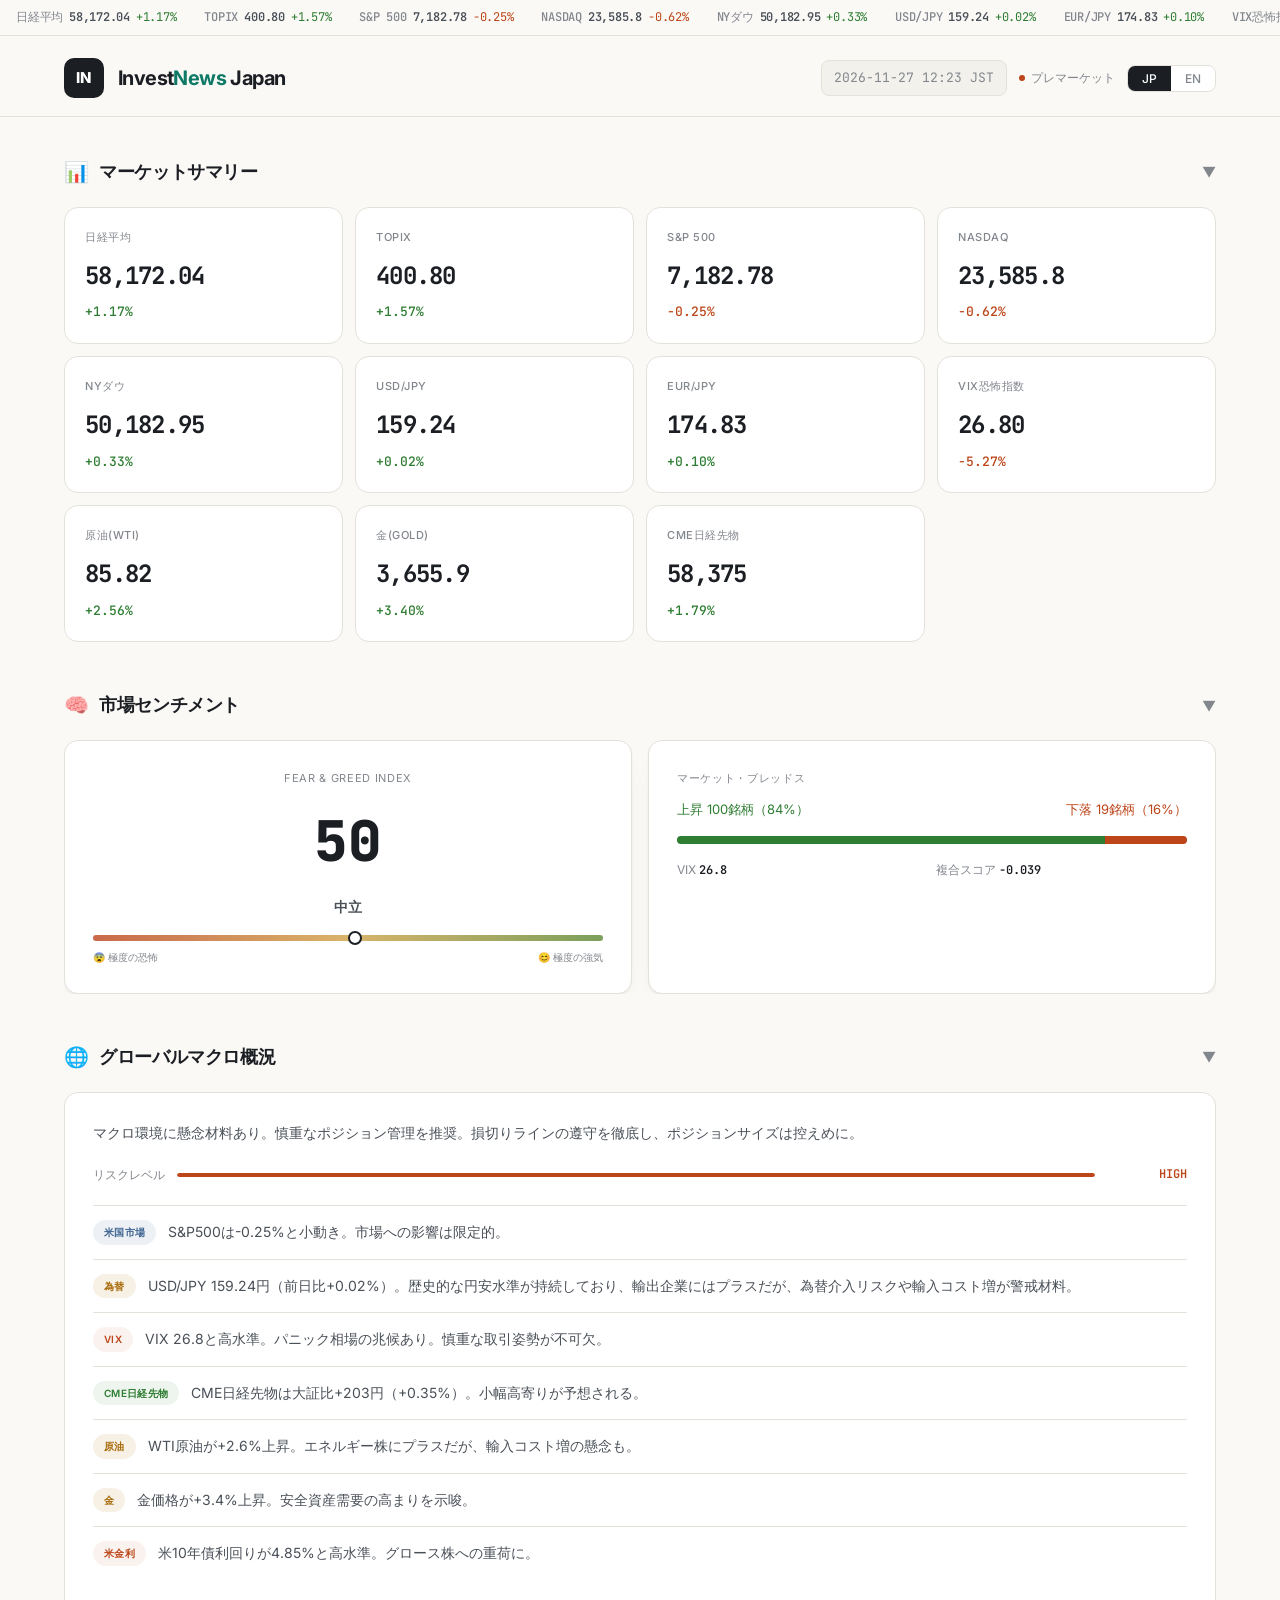
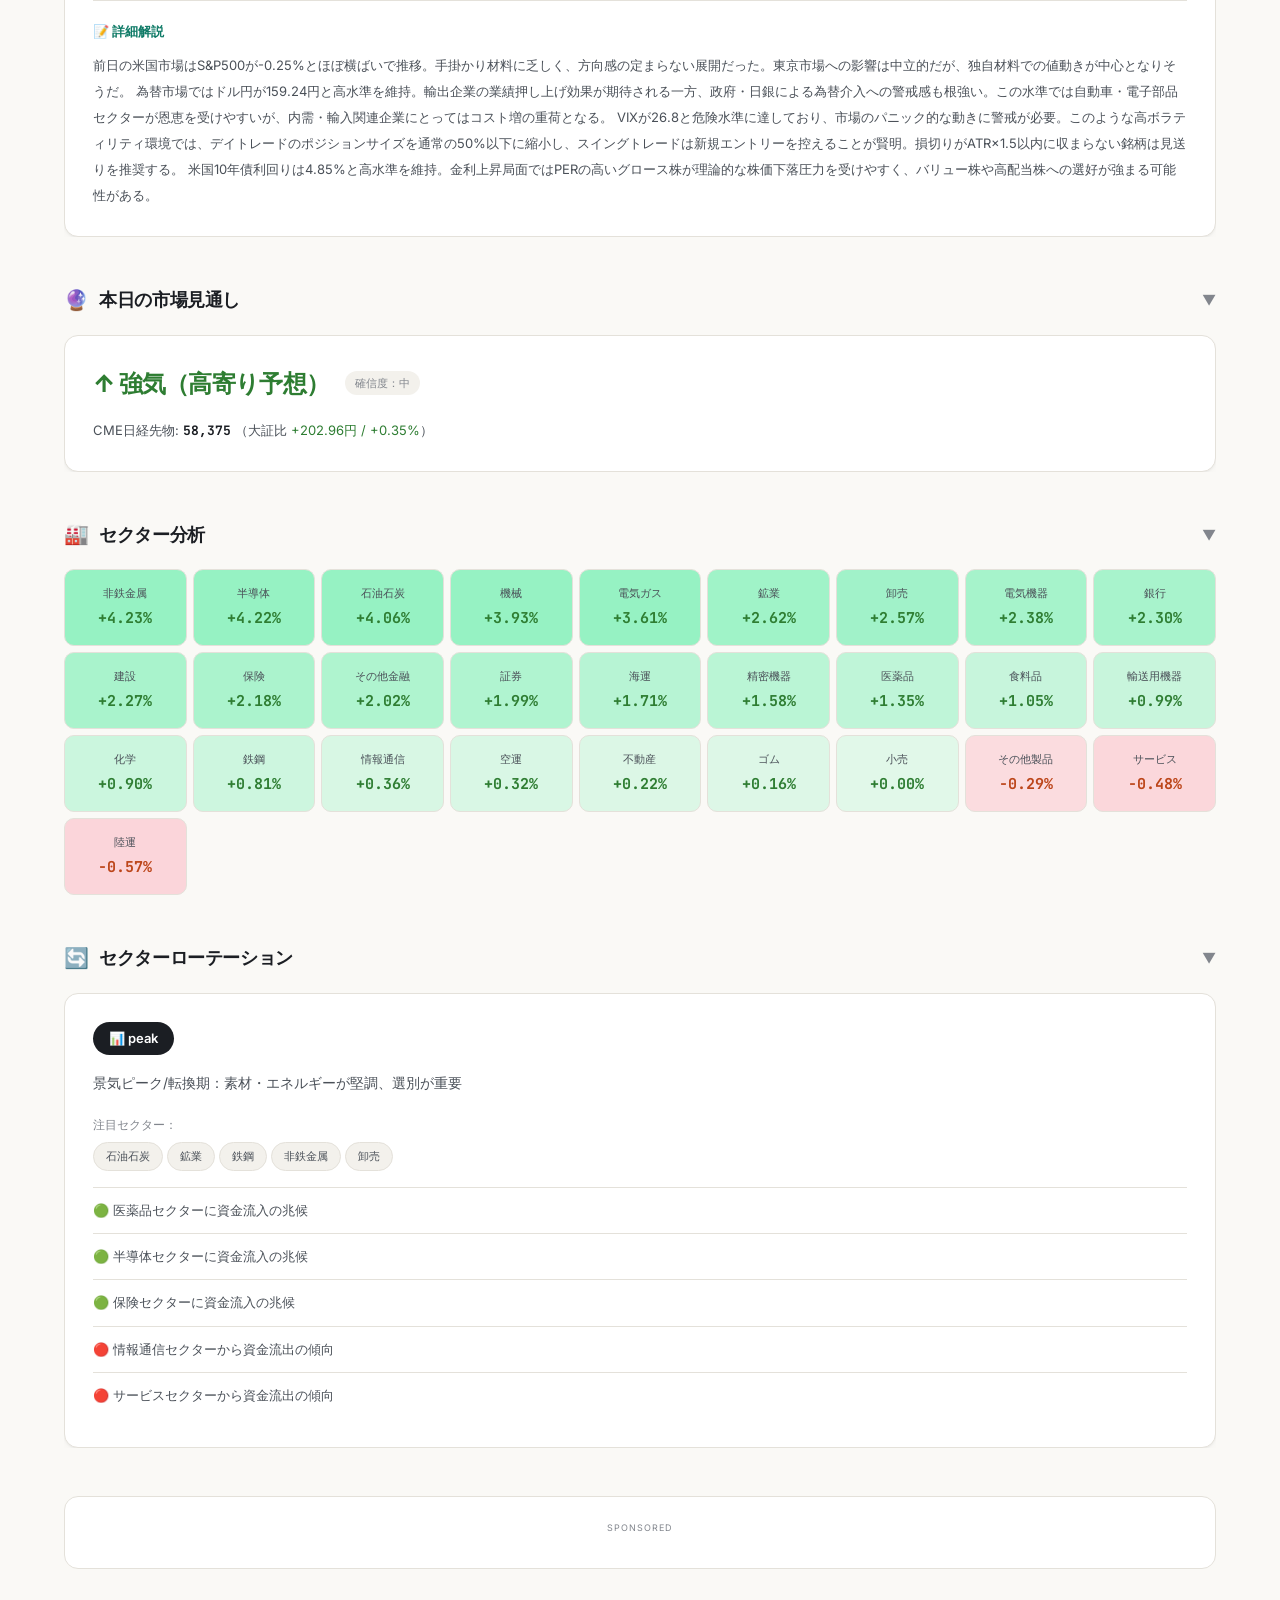
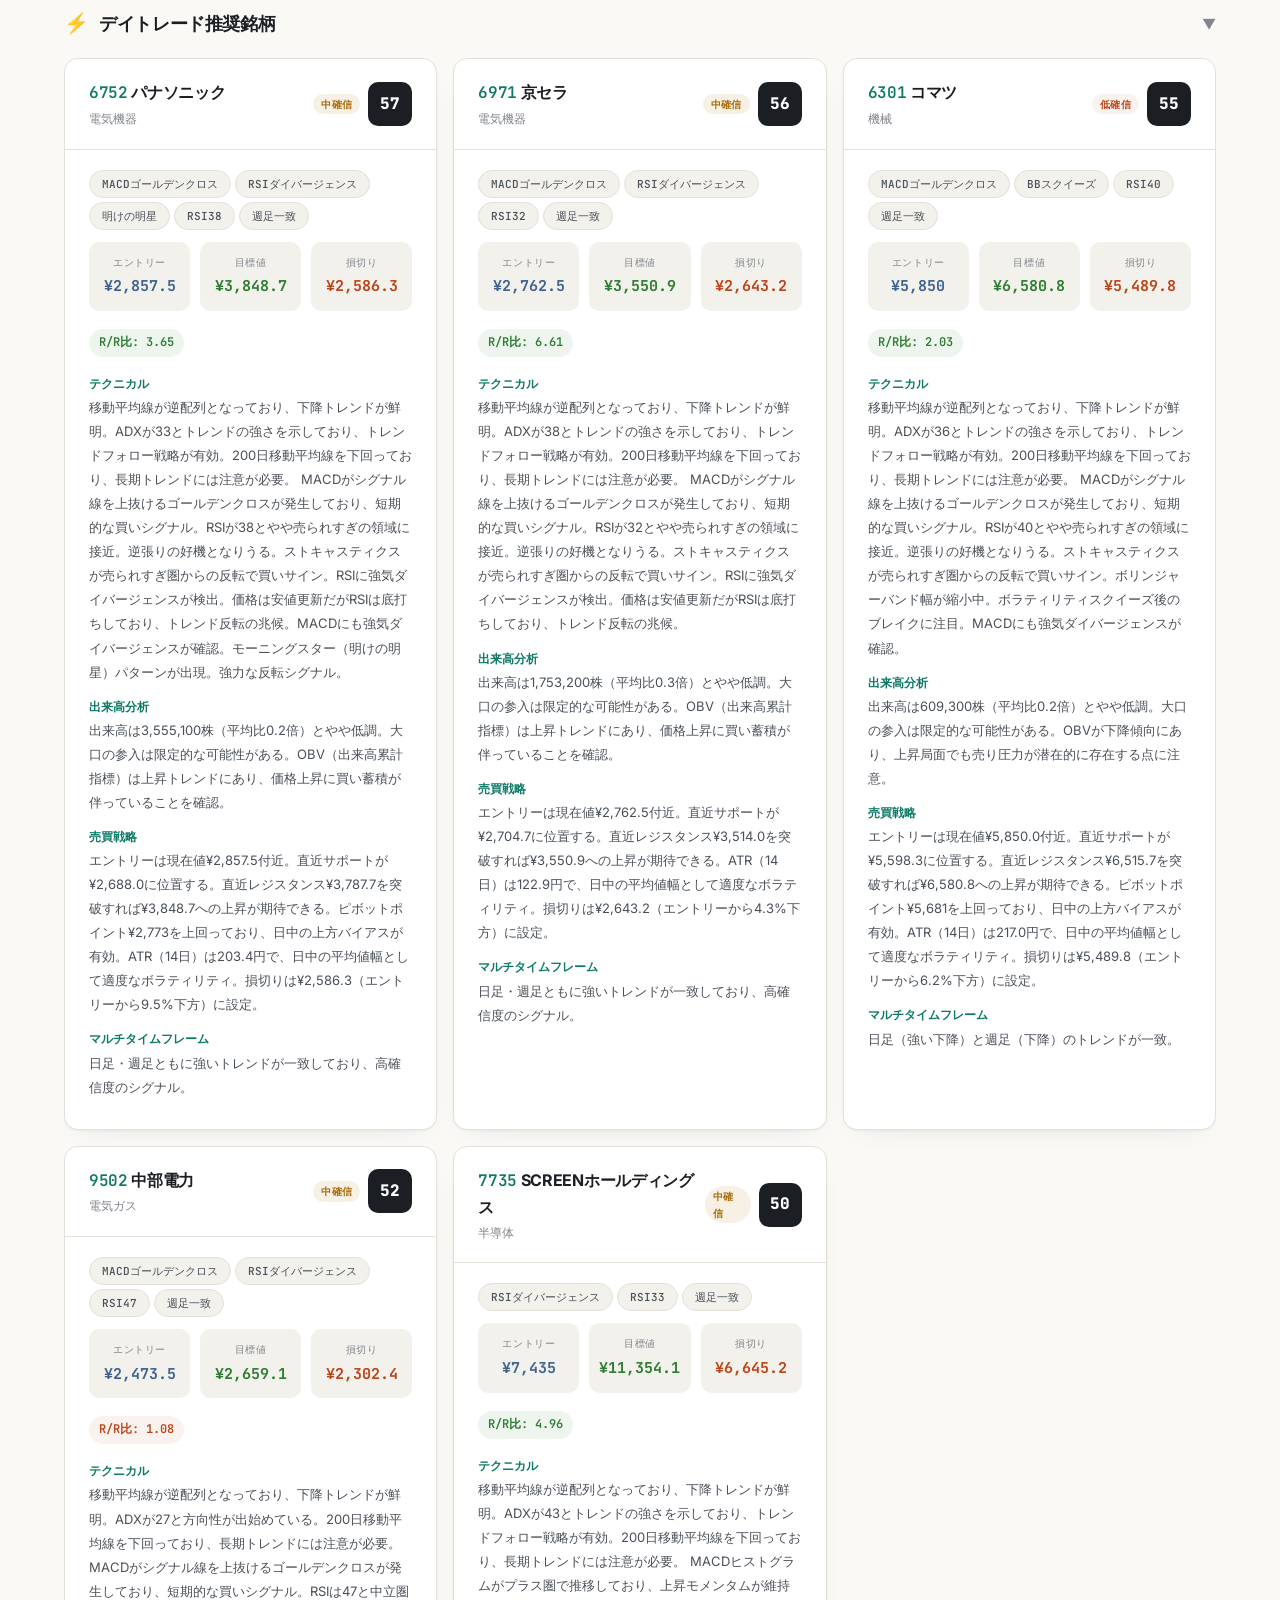
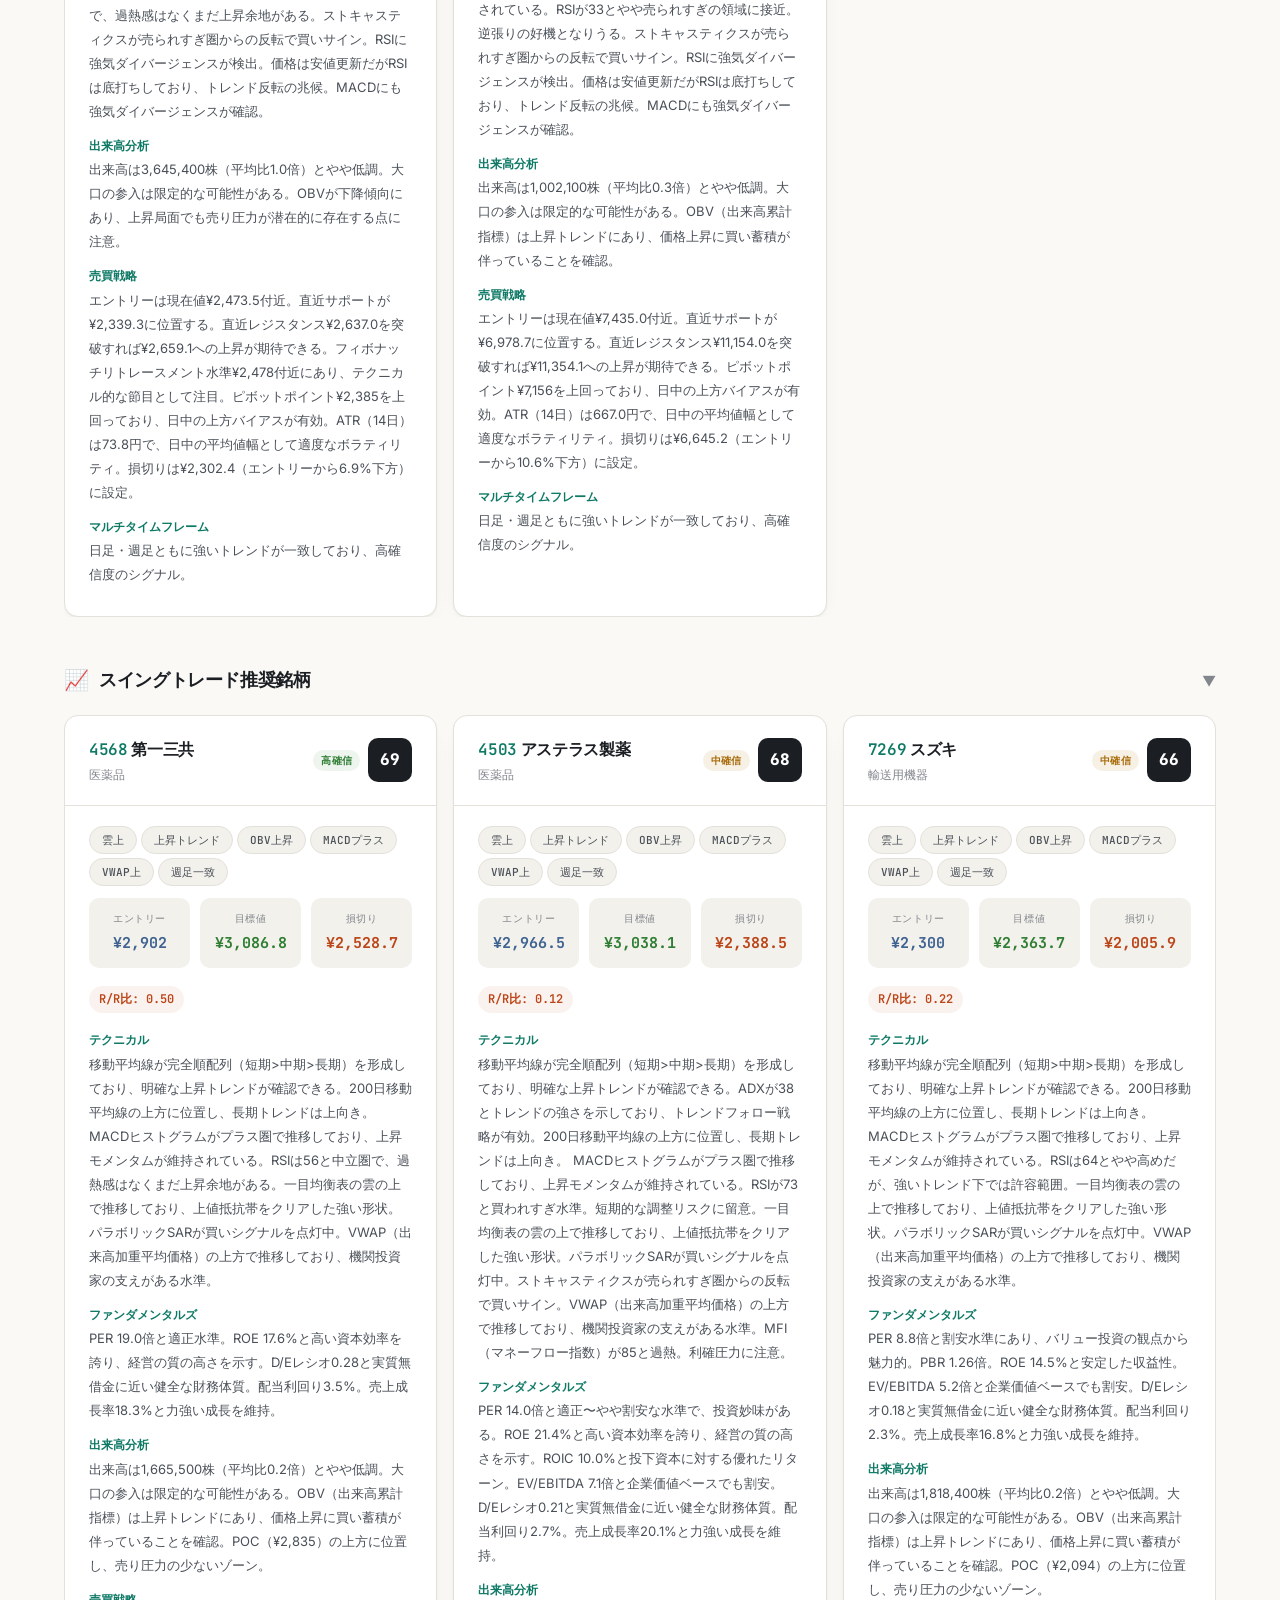
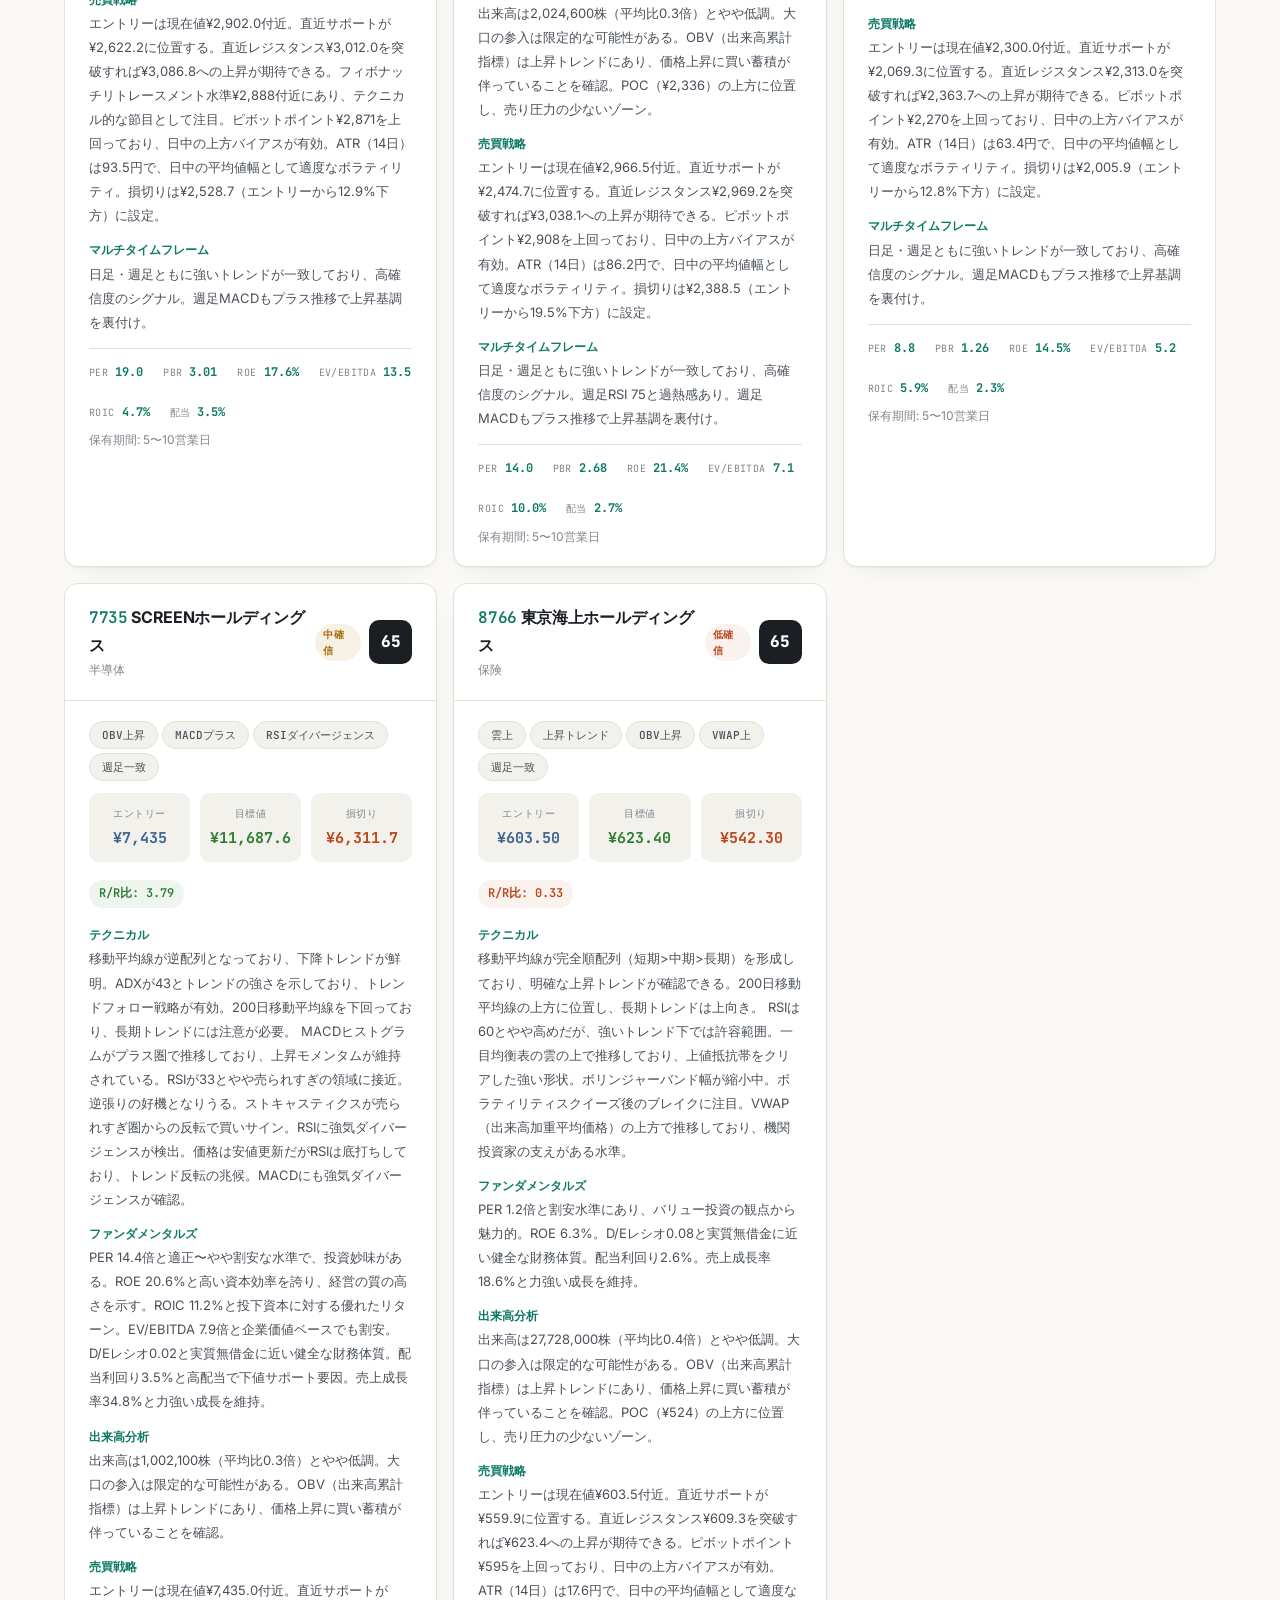
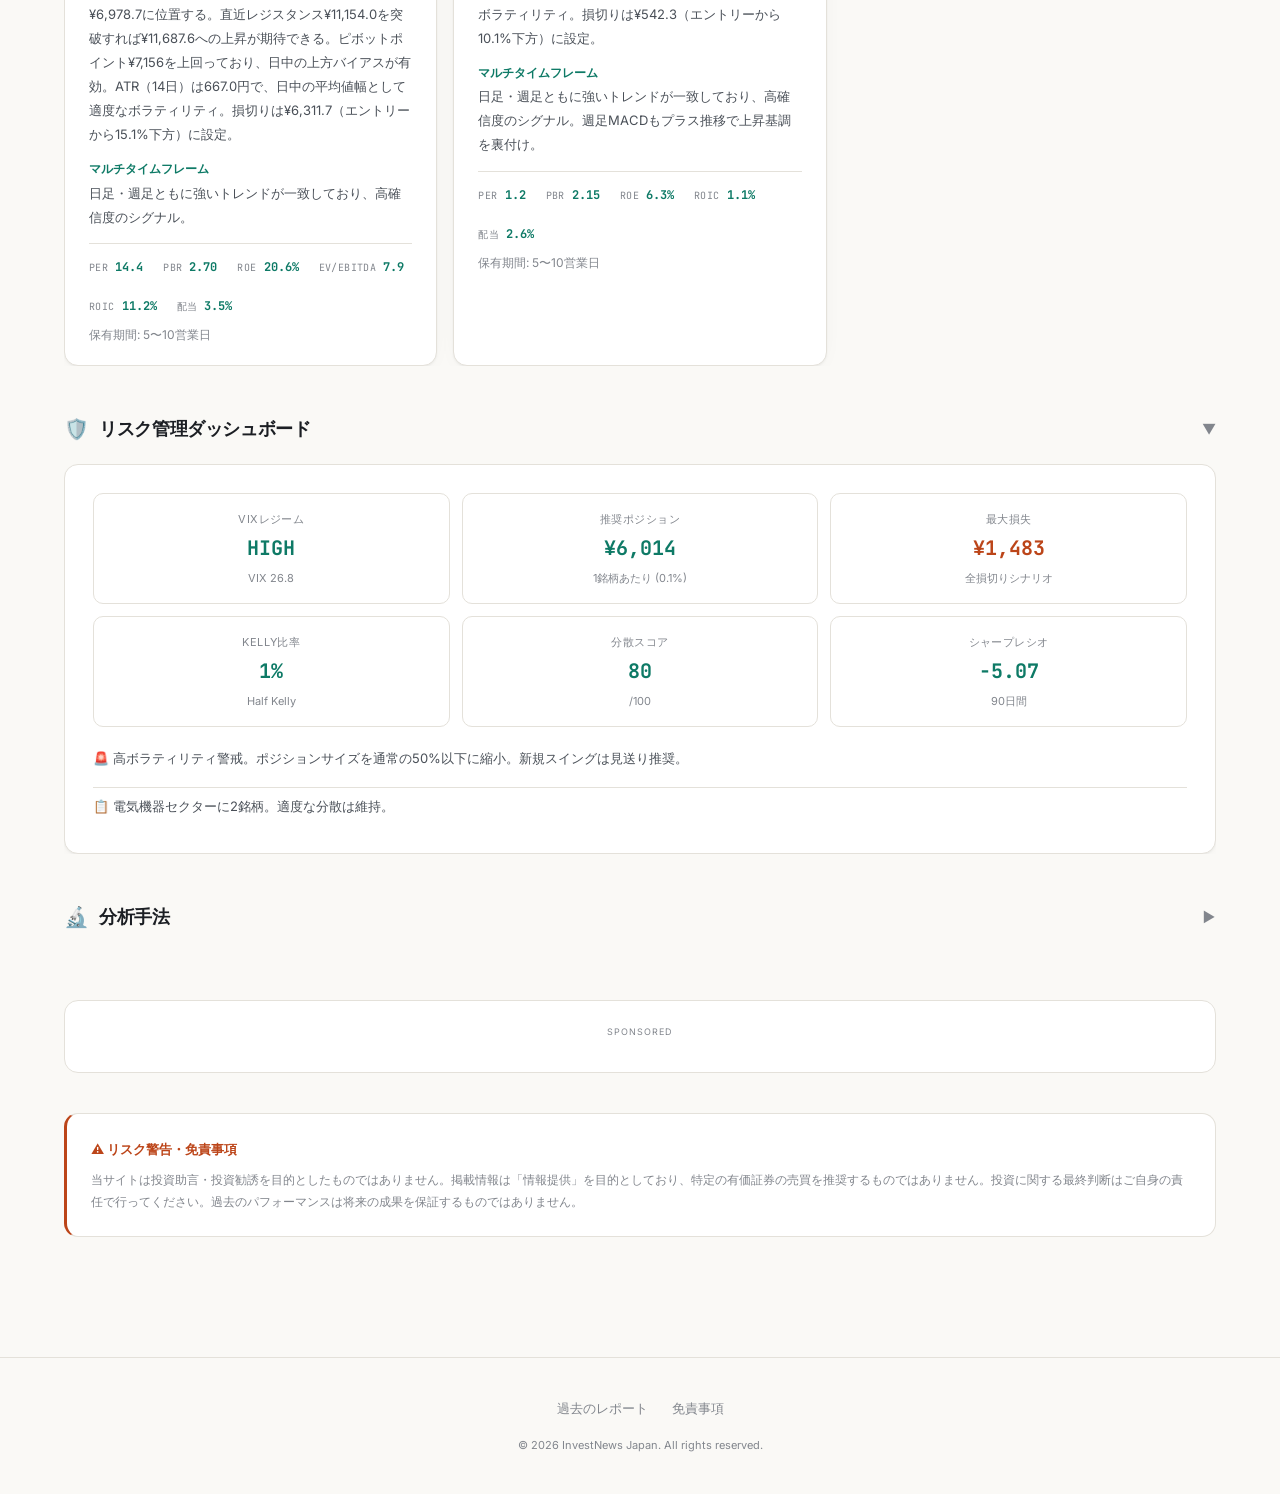
<file: docs/index.html>
<!DOCTYPE html>
<html lang="ja">

<head>
  <meta charset="UTF-8">
  <meta name="viewport" content="width=device-width, initial-scale=1.0, viewport-fit=cover">
  <meta name="description" content="InvestNews Japan - 毎朝7時更新。機関投資家レベルのテクニカル・ファンダメンタルズ分析に基づく日本株デイトレード・スイングトレード推奨銘柄情報。">
  <meta name="keywords" content="日本株,デイトレード,スイングトレード,テクニカル分析,株式投資,推奨銘柄">
  <title>InvestNews Japan | 日本株デイトレード・スイング推奨銘柄</title>
  <link rel="stylesheet" href="style.css">
  <link rel="icon"
    href="data:image/svg+xml,<svg xmlns='http://www.w3.org/2000/svg' viewBox='0 0 100 100'><text y='.9em' font-size='90'>📈</text></svg>">
  <meta name="google-site-verification" content="usiyev1Tl8IkzSyeCunyQ0U3LcxUT0opfdeojCezvpk" />
  <meta name="theme-color" content="#09090b">
  <meta name="apple-mobile-web-app-capable" content="yes">
  <meta name="apple-mobile-web-app-status-bar-style" content="black-translucent">
</head>

<body>
  <!-- Ticker Bar -->
  <div class="ticker-bar" id="tickerBar">
    <div class="ticker-track" id="tickerTrack"></div>
  </div>

  <!-- Mobile Navigation Overlay -->
  <nav class="mobile-nav" id="mobileNav">
    <button class="nav-close" onclick="closeMobileNav()">✕</button>
    <a href="#sectionMarket" onclick="closeMobileNav()">📊 マーケット</a>
    <a href="#sectionSentiment" onclick="closeMobileNav()">🧠 センチメント</a>
    <a href="#sectionMacro" onclick="closeMobileNav()">🌐 マクロ</a>
    <a href="#sectionForecast" onclick="closeMobileNav()">🔮 市場見通し</a>
    <a href="#sectionSector" onclick="closeMobileNav()">🏭 セクター</a>
    <a href="#sectionRotation" onclick="closeMobileNav()">🔄 ローテーション</a>
    <a href="#sectionDaytrade" onclick="closeMobileNav()">⚡ デイトレード</a>
    <a href="#sectionSwing" onclick="closeMobileNav()">📈 スイング</a>
    <a href="#sectionRisk" onclick="closeMobileNav()">🛡️ リスク管理</a>
    <a href="#sectionPerformance" onclick="closeMobileNav()">📊 実績</a>
  </nav>

  <!-- Header -->
  <header class="site-header">
    <div class="header-inner">
      <div class="logo">
        <div class="logo-icon">IN</div>
        <div>
          <h1>Invest<span>News</span> Japan</h1>
        </div>
      </div>
      <div class="header-meta">
        <div class="report-date" id="reportDate">Loading...</div>
        <div class="market-status" id="marketStatus">
          <span class="status-dot closed"></span>
          <span data-i18n="status_premarket">プレマーケット</span>
        </div>
        <div class="lang-toggle">
          <button class="active" onclick="setLang('ja')">JP</button>
          <button onclick="setLang('en')">EN</button>
        </div>
        <button class="menu-btn" onclick="openMobileNav()" aria-label="メニュー">☰</button>
      </div>
    </div>
  </header>

  <main class="main-content" id="mainContent">
    <!-- Loading State -->
    <div class="loading" id="loadingState">
      <div class="spinner"></div>
      <div class="loading-text" data-i18n="loading">データを読み込み中...</div>
    </div>

    <!-- Content (hidden until loaded) -->
    <div id="reportContent" style="display:none;">

      <!-- 1. Market Summary -->
      <section class="section" id="sectionMarket">
        <div class="section-header" onclick="toggleSection('sectionMarket')">
          <div class="section-icon">📊</div>
          <h2 data-i18n="section_market">マーケットサマリー</h2>
          <span class="section-toggle">▼</span>
        </div>
        <div class="section-body" id="sectionMarketBody">
          <div class="market-grid" id="marketGrid"></div>
        </div>
      </section>

      <!-- 2. Sentiment Dashboard (NEW) -->
      <section class="section" id="sectionSentiment">
        <div class="section-header" onclick="toggleSection('sectionSentiment')">
          <div class="section-icon">🧠</div>
          <h2 data-i18n="section_sentiment">市場センチメント</h2>
          <span class="section-toggle">▼</span>
        </div>
        <div class="section-body" id="sectionSentimentBody">
          <div class="sentiment-grid" id="sentimentGrid"></div>
        </div>
      </section>

      <!-- 3. Macro Outlook -->
      <section class="section" id="sectionMacro">
        <div class="section-header" onclick="toggleSection('sectionMacro')">
          <div class="section-icon">🌐</div>
          <h2 data-i18n="section_macro">グローバルマクロ概況</h2>
          <span class="section-toggle">▼</span>
        </div>
        <div class="section-body" id="sectionMacroBody">
          <div class="macro-content" id="macroContent"></div>
        </div>
      </section>

      <!-- 4. Market Forecast -->
      <section class="section" id="sectionForecast">
        <div class="section-header" onclick="toggleSection('sectionForecast')">
          <div class="section-icon">🔮</div>
          <h2 data-i18n="section_forecast">本日の市場見通し</h2>
          <span class="section-toggle">▼</span>
        </div>
        <div class="section-body" id="sectionForecastBody">
          <div class="macro-content" id="forecastContent"></div>
        </div>
      </section>

      <!-- 5. Performance Tracking -->
      <section class="section" id="sectionPerformance" style="display:none;">
        <div class="section-header" onclick="toggleSection('sectionPerformance')">
          <div class="section-icon">📊</div>
          <h2 data-i18n="section_performance">デイトレード実績（¥10M シミュレーション）</h2>
          <span class="section-toggle">▼</span>
        </div>
        <div class="section-body" id="sectionPerformanceBody">
          <div class="macro-content" id="performanceContent"></div>
        </div>
      </section>

      <!-- 6. Sector Heatmap -->
      <section class="section" id="sectionSector">
        <div class="section-header" onclick="toggleSection('sectionSector')">
          <div class="section-icon">🏭</div>
          <h2 data-i18n="section_sector">セクター分析</h2>
          <span class="section-toggle">▼</span>
        </div>
        <div class="section-body" id="sectionSectorBody">
          <div class="heatmap-grid" id="sectorHeatmap"></div>
        </div>
      </section>

      <!-- 7. Sector Rotation (NEW) -->
      <section class="section" id="sectionRotation">
        <div class="section-header" onclick="toggleSection('sectionRotation')">
          <div class="section-icon">🔄</div>
          <h2 data-i18n="section_rotation">セクターローテーション</h2>
          <span class="section-toggle">▼</span>
        </div>
        <div class="section-body" id="sectionRotationBody">
          <div class="rotation-content" id="rotationContent"></div>
        </div>
      </section>

      <!-- Ad Slot 1 -->
      <div class="ad-slot" id="adSlot1">
        <div class="ad-label">SPONSORED</div>
        <div id="adContent1">
          <script
            type="text/javascript">rakuten_design = "slide"; rakuten_affiliateId = "51890dab.b82f6cbc.51890dac.6a102d06"; rakuten_items = "ctsmatch"; rakuten_genreId = "0"; rakuten_size = "468x160"; rakuten_target = "_blank"; rakuten_theme = "gray"; rakuten_border = "off"; rakuten_auto_mode = "on"; rakuten_genre_title = "off"; rakuten_recommend = "on"; rakuten_ts = "1772883543616";</script>
          <script type="text/javascript"
            src="https://xml.affiliate.rakuten.co.jp/widget/js/rakuten_widget.js?20230106"></script>
        </div>
      </div>

      <!-- 8. Daytrade Picks -->
      <section class="section" id="sectionDaytrade">
        <div class="section-header" onclick="toggleSection('sectionDaytrade')">
          <div class="section-icon">⚡</div>
          <h2 data-i18n="section_daytrade">デイトレード推奨銘柄</h2>
          <span class="section-toggle">▼</span>
        </div>
        <div class="section-body" id="sectionDaytradeBody">
          <div class="picks-grid" id="daytradeGrid"></div>
        </div>
      </section>

      <!-- 9. Swing Picks -->
      <section class="section" id="sectionSwing">
        <div class="section-header" onclick="toggleSection('sectionSwing')">
          <div class="section-icon">📈</div>
          <h2 data-i18n="section_swing">スイングトレード推奨銘柄</h2>
          <span class="section-toggle">▼</span>
        </div>
        <div class="section-body" id="sectionSwingBody">
          <div class="picks-grid" id="swingGrid"></div>
        </div>
      </section>

      <!-- 10. Risk Dashboard (NEW) -->
      <section class="section" id="sectionRisk">
        <div class="section-header" onclick="toggleSection('sectionRisk')">
          <div class="section-icon">🛡️</div>
          <h2 data-i18n="section_risk">リスク管理ダッシュボード</h2>
          <span class="section-toggle">▼</span>
        </div>
        <div class="section-body" id="sectionRiskBody">
          <div class="macro-content" id="riskContent"></div>
        </div>
      </section>

      <!-- 11. Methodology -->
      <section class="section" id="sectionMethod">
        <div class="section-header" onclick="toggleSection('sectionMethod')">
          <div class="section-icon">🔬</div>
          <h2 data-i18n="section_method">分析手法</h2>
          <span class="section-toggle collapsed">▼</span>
        </div>
        <div class="section-body collapsed" id="sectionMethodBody">
          <div class="method-content" id="methodContent"></div>
        </div>
      </section>

      <!-- Ad Slot 2 -->
      <div class="ad-slot" id="adSlot2">
        <div class="ad-label">SPONSORED</div>
        <div id="adContent2">
          <script
            type="text/javascript">rakuten_design = "slide"; rakuten_affiliateId = "51890dab.b82f6cbc.51890dac.6a102d06"; rakuten_items = "ctsmatch"; rakuten_genreId = "0"; rakuten_size = "468x160"; rakuten_target = "_blank"; rakuten_theme = "gray"; rakuten_border = "off"; rakuten_auto_mode = "on"; rakuten_genre_title = "off"; rakuten_recommend = "on"; rakuten_ts = "1772883543616";</script>
          <script type="text/javascript"
            src="https://xml.affiliate.rakuten.co.jp/widget/js/rakuten_widget.js?20230106"></script>
        </div>
      </div>

      <!-- 12. Disclaimer -->
      <section class="section">
        <div class="disclaimer" id="disclaimerContent"></div>
      </section>
    </div>
  </main>

  <!-- Bottom Navigation (Mobile) -->
  <nav class="bottom-nav" id="bottomNav">
    <div class="bottom-nav-inner">
      <a href="#sectionMarket" class="active"><span class="nav-icon">📊</span>マーケット</a>
      <a href="#sectionDaytrade"><span class="nav-icon">⚡</span>デイトレ</a>
      <a href="#sectionSwing"><span class="nav-icon">📈</span>スイング</a>
      <a href="#sectionSentiment"><span class="nav-icon">🧠</span>心理</a>
      <a href="#sectionRisk"><span class="nav-icon">🛡️</span>リスク</a>
    </div>
  </nav>

  <!-- Footer -->
  <footer class="site-footer">
    <div class="footer-inner">
      <div class="footer-links">
        <a href="archive.html" data-i18n="footer_archive">過去のレポート</a>
        <a href="disclaimer.html" data-i18n="footer_disclaimer">免責事項</a>
      </div>
      <div class="footer-copy">&copy; 2026 InvestNews Japan. All rights reserved.</div>
    </div>
  </footer>

  <script src="app.js"></script>
</body>

</html>
</file>
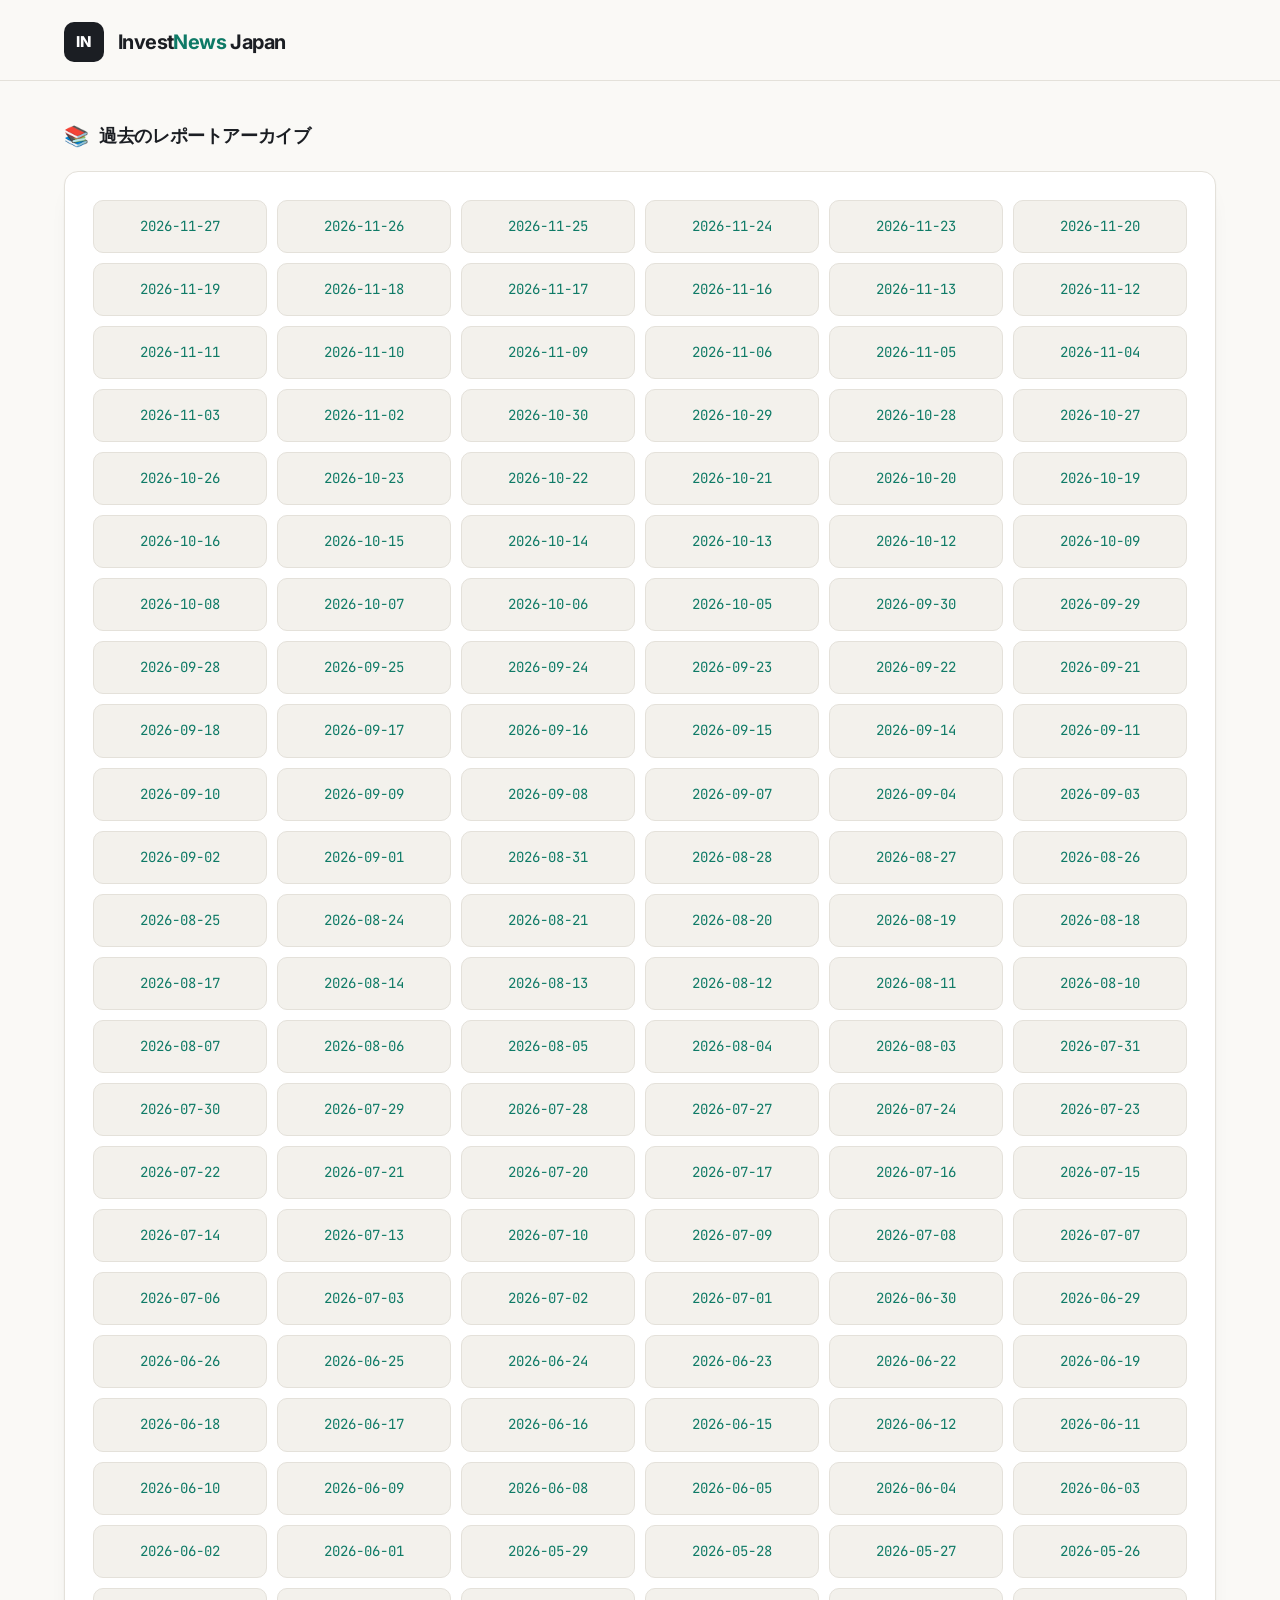
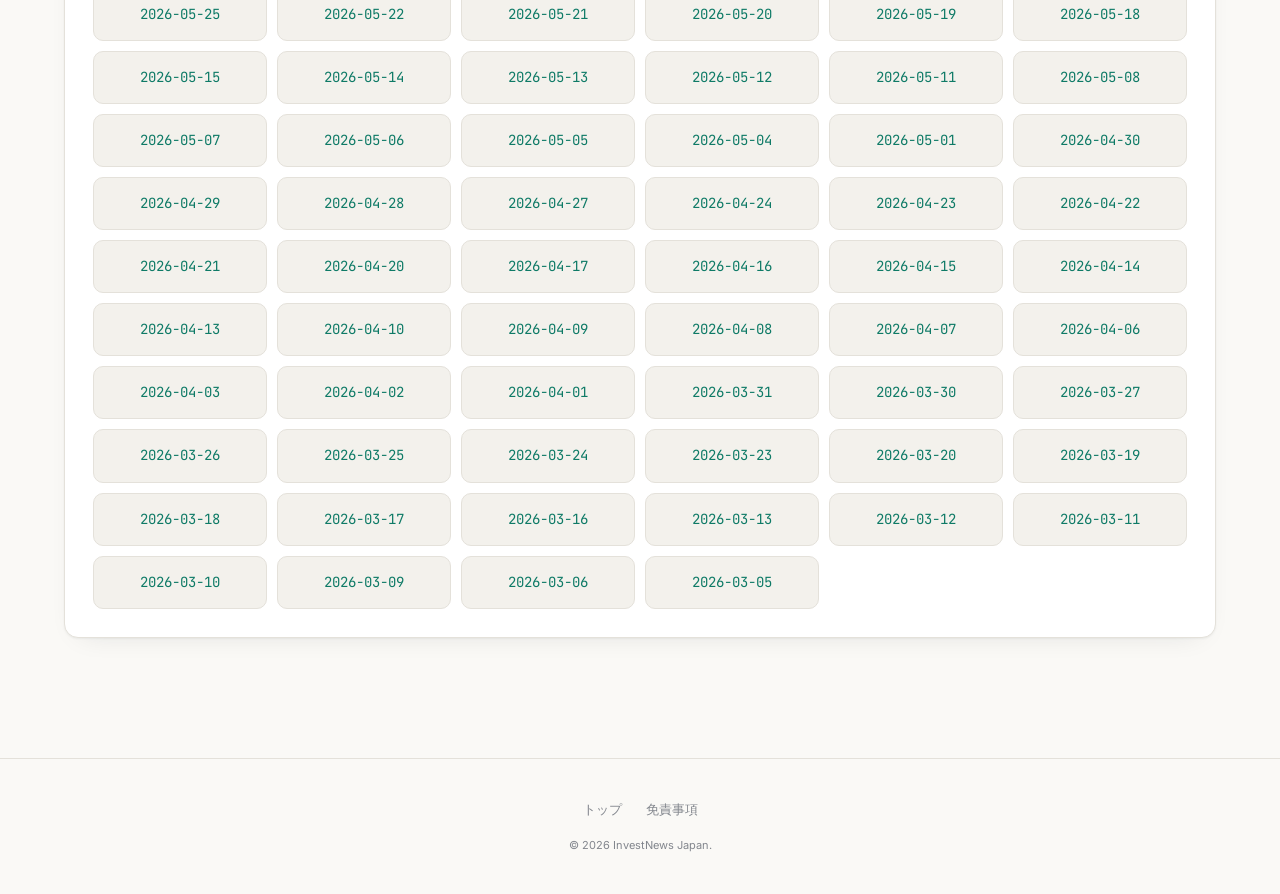
<file: docs/archive.html>
<!DOCTYPE html>
<html lang="ja">

<head>
  <meta charset="UTF-8">
  <meta name="viewport" content="width=device-width, initial-scale=1.0, viewport-fit=cover">
  <title>過去のレポート | InvestNews Japan</title>
  <link rel="stylesheet" href="style.css">
  <meta name="theme-color" content="#09090b">
</head>

<body>
  <header class="site-header" style="top:0;">
    <div class="header-inner">
      <div class="logo">
        <div class="logo-icon">IN</div>
        <div>
          <h1><a href="index.html" style="color:inherit;text-decoration:none;">Invest<span>News</span>
              Japan</a></h1>
        </div>
      </div>
    </div>
  </header>
  <main class="main-content">
    <section class="section">
      <div class="section-header">
        <div class="section-icon">📚</div>
        <h2>過去のレポートアーカイブ</h2>
      </div>
      <div id="archiveList" class="macro-content">
        <div class="loading">
          <div class="spinner"></div>
          <div class="loading-text">読み込み中...</div>
        </div>
      </div>
    </section>
  </main>
  <footer class="site-footer">
    <div class="footer-inner">
      <div class="footer-links"><a href="index.html">トップ</a><a href="disclaimer.html">免責事項</a></div>
      <div class="footer-copy">&copy; 2026 InvestNews Japan.</div>
    </div>
  </footer>
  <script>
    async function loadArchive() {
      const el = document.getElementById("archiveList");
      try {
        const resp = await fetch("data/index.json");
        if (!resp.ok) throw new Error("No index");
        const dates = await resp.json();
        if (!dates.length) { el.innerHTML = "<p style='color:var(--text-muted);padding:20px;'>レポートはまだありません。</p>"; return; }
        el.innerHTML = `<ul style="list-style:none;display:grid;grid-template-columns:repeat(auto-fill,minmax(150px,1fr));gap:10px;padding:0;">
          ${dates.map(d => `<li><a href="index.html?date=${d}" style="display:block;padding:14px;background:var(--bg-elevated);border:1px solid var(--border);border-radius:var(--radius-sm);color:var(--accent);font-family:var(--mono);text-decoration:none;text-align:center;transition:all 0.2s;font-size:14px;"
          onmouseover="this.style.borderColor='var(--accent)'" onmouseout="this.style.borderColor='var(--border)'">${d}</a></li>`).join("")}
        </ul>`;
      } catch (e) { el.innerHTML = "<p style='color:var(--text-muted);padding:20px;'>レポートはまだありません。バックエンドを実行してください。</p>"; }
    }
    document.addEventListener("DOMContentLoaded", loadArchive);
  </script>
</body>

</html>
</file>
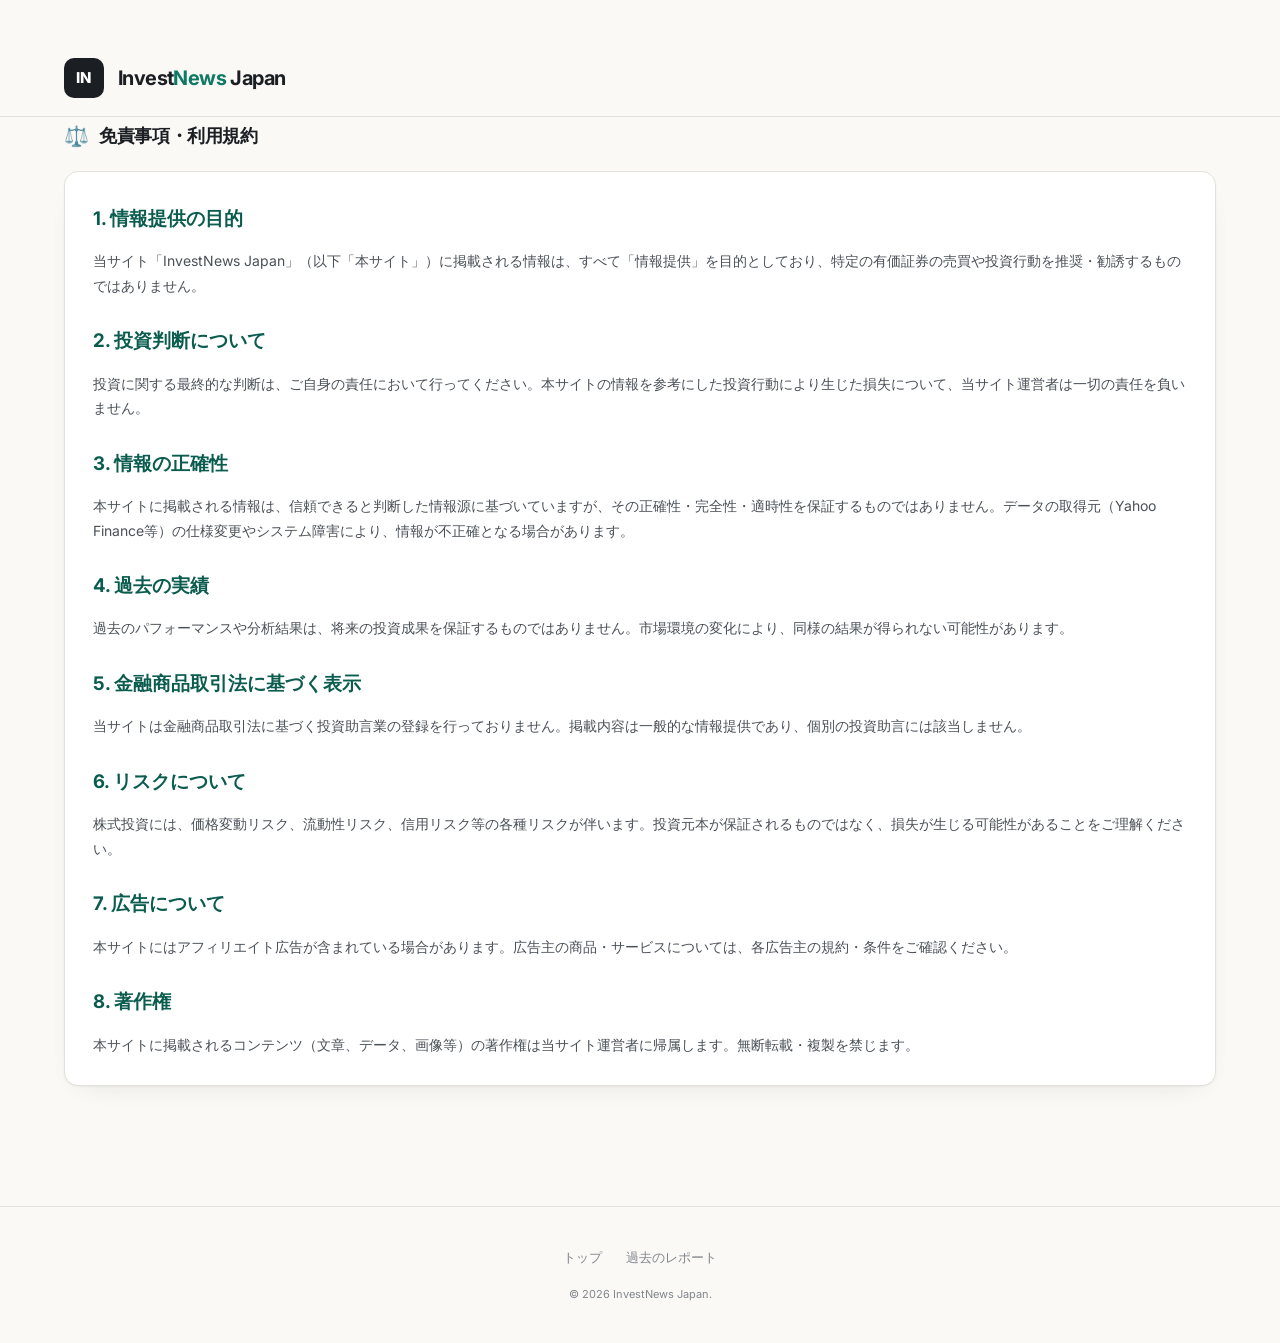
<file: docs/disclaimer.html>
<!DOCTYPE html>
<html lang="ja">

<head>
    <meta charset="UTF-8">
    <meta name="viewport" content="width=device-width, initial-scale=1.0">
    <title>免責事項 | InvestNews Japan</title>
    <link rel="stylesheet" href="style.css">
</head>

<body>
    <header class="site-header">
        <div class="header-inner">
            <div class="logo">
                <div class="logo-icon">IN</div>
                <div>
                    <h1><a href="index.html" style="color:inherit;text-decoration:none;">Invest<span>News</span>
                            Japan</a></h1>
                </div>
            </div>
        </div>
    </header>
    <main class="main-content">
        <section class="section">
            <div class="section-header">
                <div class="section-icon">⚖️</div>
                <h2>免責事項・利用規約</h2>
            </div>
            <div class="macro-content" style="line-height:2;">
                <h3 style="color:var(--gold);margin-bottom:12px;">1. 情報提供の目的</h3>
                <p>当サイト「InvestNews Japan」（以下「本サイト」）に掲載される情報は、すべて「情報提供」を目的としており、特定の有価証券の売買や投資行動を推奨・勧誘するものではありません。</p>

                <h3 style="color:var(--gold);margin:24px 0 12px;">2. 投資判断について</h3>
                <p>投資に関する最終的な判断は、ご自身の責任において行ってください。本サイトの情報を参考にした投資行動により生じた損失について、当サイト運営者は一切の責任を負いません。</p>

                <h3 style="color:var(--gold);margin:24px 0 12px;">3. 情報の正確性</h3>
                <p>本サイトに掲載される情報は、信頼できると判断した情報源に基づいていますが、その正確性・完全性・適時性を保証するものではありません。データの取得元（Yahoo
                    Finance等）の仕様変更やシステム障害により、情報が不正確となる場合があります。</p>

                <h3 style="color:var(--gold);margin:24px 0 12px;">4. 過去の実績</h3>
                <p>過去のパフォーマンスや分析結果は、将来の投資成果を保証するものではありません。市場環境の変化により、同様の結果が得られない可能性があります。</p>

                <h3 style="color:var(--gold);margin:24px 0 12px;">5. 金融商品取引法に基づく表示</h3>
                <p>当サイトは金融商品取引法に基づく投資助言業の登録を行っておりません。掲載内容は一般的な情報提供であり、個別の投資助言には該当しません。</p>

                <h3 style="color:var(--gold);margin:24px 0 12px;">6. リスクについて</h3>
                <p>株式投資には、価格変動リスク、流動性リスク、信用リスク等の各種リスクが伴います。投資元本が保証されるものではなく、損失が生じる可能性があることをご理解ください。</p>

                <h3 style="color:var(--gold);margin:24px 0 12px;">7. 広告について</h3>
                <p>本サイトにはアフィリエイト広告が含まれている場合があります。広告主の商品・サービスについては、各広告主の規約・条件をご確認ください。</p>

                <h3 style="color:var(--gold);margin:24px 0 12px;">8. 著作権</h3>
                <p>本サイトに掲載されるコンテンツ（文章、データ、画像等）の著作権は当サイト運営者に帰属します。無断転載・複製を禁じます。</p>
            </div>
        </section>
    </main>
    <footer class="site-footer">
        <div class="footer-inner">
            <div class="footer-links"><a href="index.html">トップ</a><a href="archive.html">過去のレポート</a></div>
            <div class="footer-copy">&copy; 2026 InvestNews Japan.</div>
        </div>
    </footer>
</body>

</html>
</file>
<file: docs/style.css>
@import url('https://fonts.googleapis.com/css2?family=Inter:wght@300;400;500;600;700;800;900&family=JetBrains+Mono:wght@400;500;600;700&display=swap');

/* ========================================
   InvestNews Japan — Design System
   Restrained, editorial, print-inspired.
   All hooks (classes / CSS variables) from
   the previous stylesheet are preserved.
   ======================================== */

:root {
  /* Ink & paper */
  --bg: #faf9f6;
  --bg-elevated: #f3f1ec;
  --bg-card: #ffffff;
  --bg-glass: #ffffff;
  --bg-glass-hover: #fdfcf9;
  --border: #e4e1da;
  --border-hover: #cfccc2;
  --text: #1b1e23;
  --text-secondary: #4a5058;
  --text-muted: #82868d;

  /* Single accent: deep teal */
  --accent: #0e7a66;
  --accent-2: #0e7a66;
  --gold: #0a5c4e;

  /* Market semantics (desaturated) */
  --green: #2e7d32;
  --green-bg: rgba(46, 125, 50, 0.08);
  --red: #bc4519;
  --red-bg: rgba(188, 69, 25, 0.07);
  --blue: #3f6391;
  --amber: #a86a08;

  --font: 'Inter', "Hiragino Kaku Gothic ProN", "Hiragino Sans", "Noto Sans JP", -apple-system, BlinkMacSystemFont, sans-serif;
  --mono: 'JetBrains Mono', "SF Mono", Consolas, monospace;
  --radius: 14px;
  --radius-sm: 10px;
  --radius-xs: 8px;
  --shadow-card: 0 1px 2px rgba(27, 30, 35, 0.05), 0 10px 28px -18px rgba(27, 30, 35, 0.16);
}

*,
*::before,
*::after {
  box-sizing: border-box;
  margin: 0;
  padding: 0;
}

html {
  scroll-behavior: smooth;
  -webkit-font-smoothing: antialiased;
}

body {
  font-family: var(--font);
  background: var(--bg);
  color: var(--text);
  line-height: 1.65;
  min-height: 100vh;
  -webkit-tap-highlight-color: transparent;
  padding-bottom: env(safe-area-inset-bottom, 0);
  text-rendering: optimizeLegibility;
}

::selection { background: var(--accent); color: #fff; }

:focus-visible {
  outline: 2px solid var(--accent);
  outline-offset: 2px;
}

/* ─── TICKER ─── */
.ticker-bar {
  border-bottom: 1px solid var(--border);
  overflow: hidden;
  white-space: nowrap;
  height: 36px;
  display: flex;
  align-items: center;
  position: sticky;
  top: 0;
  z-index: 100;
  background: rgba(250, 249, 246, 0.94);
}

.ticker-track {
  display: flex;
  gap: 28px;
  animation: scroll 50s linear infinite;
  padding: 0 16px;
}

.ticker-item {
  font-family: var(--mono);
  font-size: 12px;
  display: flex;
  gap: 6px;
  align-items: center;
  flex-shrink: 0;
  letter-spacing: -0.02em;
}

.ticker-item .label { color: var(--text-muted); font-weight: 500; }
.ticker-item .value { color: var(--text-secondary); font-weight: 600; }
.ticker-item .change.positive { color: var(--green); }
.ticker-item .change.negative { color: var(--red); }

@keyframes scroll {
  0% { transform: translateX(0); }
  100% { transform: translateX(-50%); }
}

/* ─── HEADER ─── */
.site-header {
  padding: 22px 0 18px;
  border-bottom: 1px solid var(--border);
  position: sticky;
  top: 36px;
  z-index: 90;
  background: rgba(250, 249, 246, 0.94);
}

.header-inner {
  max-width: 1200px;
  margin: 0 auto;
  padding: 0 24px;
  display: flex;
  justify-content: space-between;
  align-items: center;
  flex-wrap: wrap;
  gap: 12px;
}

.logo { display: flex; align-items: center; gap: 14px; }
.logo-icon {
  width: 40px; height: 40px;
  background: var(--text);
  border-radius: 10px; display: flex; align-items: center; justify-content: center;
  font-size: 15px; font-weight: 800; color: #fff; letter-spacing: 0.02em;
}
.logo h1 { font-size: 20px; font-weight: 700; letter-spacing: -0.03em; }
.logo h1 span { color: var(--accent); }

.header-meta { display: flex; align-items: center; gap: 12px; flex-wrap: wrap; }
.report-date {
  font-family: var(--mono); font-size: 13px; color: var(--text-muted);
  background: var(--bg-elevated); padding: 6px 12px; border-radius: var(--radius-xs);
  border: 1px solid var(--border);
}
.lang-toggle { display: flex; border-radius: var(--radius-xs); overflow: hidden; border: 1px solid var(--border); background: #fff; }
.lang-toggle button {
  background: transparent; color: var(--text-muted); border: none;
  padding: 5px 14px; font-size: 12px; cursor: pointer; font-family: var(--font);
  font-weight: 500; transition: color 0.15s ease, background 0.15s ease;
}
.lang-toggle button.active { background: var(--text); color: #fff; }
.market-status { display: flex; align-items: center; gap: 6px; font-size: 12px; color: var(--text-muted); }
.status-dot { width: 6px; height: 6px; border-radius: 50%; }
.status-dot.open { background: var(--green); }
.status-dot.closed { background: var(--red); }

/* ─── HAMBURGER MENU ─── */
.menu-btn {
  display: none; background: #fff; border: 1px solid var(--border);
  border-radius: var(--radius-xs); padding: 8px 10px; cursor: pointer;
  color: var(--text); font-size: 18px; line-height: 1;
}
.mobile-nav {
  display: none; position: fixed; top: 0; left: 0; width: 100%; height: 100%;
  background: rgba(250, 249, 246, 0.98); z-index: 200;
  flex-direction: column; align-items: center; justify-content: center; gap: 8px;
}
.mobile-nav.open { display: flex; }
.mobile-nav a {
  color: var(--text); text-decoration: none; font-size: 18px; padding: 14px 32px;
  border-radius: var(--radius-xs); transition: background 0.15s ease; width: 280px; text-align: center;
}
.mobile-nav a:hover { background: var(--bg-elevated); }
.mobile-nav .nav-close {
  position: absolute; top: 20px; right: 20px; background: none; border: none;
  color: var(--text); font-size: 28px; cursor: pointer; padding: 8px;
}

/* ─── LAYOUT ─── */
.main-content { max-width: 1200px; margin: 0 auto; padding: 40px 24px; }
.section { margin-bottom: 48px; }
.section-header {
  display: flex; align-items: center; gap: 10px; margin-bottom: 20px; cursor: pointer;
  user-select: none; -webkit-user-select: none;
}
.section-icon { font-size: 20px; line-height: 1; }
.section-header h2 { font-size: 18px; font-weight: 700; letter-spacing: -0.02em; flex: 1; }
.section-toggle {
  font-size: 14px; color: var(--text-muted); transition: transform 0.3s;
  margin-left: auto;
}
.section-toggle.collapsed { transform: rotate(-90deg); }
.section-body { overflow: hidden; transition: max-height 0.4s ease, opacity 0.3s ease; }
.section-body.collapsed { max-height: 0 !important; opacity: 0; padding: 0; }

/* ─── MARKET GRID ─── */
.market-grid { display: grid; grid-template-columns: repeat(4, 1fr); gap: 12px; }
.market-card {
  background: var(--bg-card); border: 1px solid var(--border);
  border-radius: var(--radius); padding: 20px; transition: border-color 0.15s ease; position: relative;
}
.market-card:hover { border-color: var(--border-hover); }
.market-card .card-label {
  font-size: 11px; color: var(--text-muted); font-weight: 500;
  text-transform: uppercase; letter-spacing: 0.05em; margin-bottom: 10px;
}
.market-card .card-value {
  font-family: var(--mono); font-size: 24px; font-weight: 700;
  letter-spacing: -0.03em; color: var(--text);
}
.market-card .card-change { font-family: var(--mono); font-size: 13px; margin-top: 6px; font-weight: 500; }
.positive-text { color: var(--green) !important; }
.negative-text { color: var(--red) !important; }

/* ─── SENTIMENT DASHBOARD ─── */
.sentiment-grid { display: grid; grid-template-columns: 1fr 1fr; gap: 16px; }
.fear-greed-gauge {
  background: var(--bg-card); border: 1px solid var(--border); border-radius: var(--radius);
  padding: 28px; text-align: center; box-shadow: var(--shadow-card);
}
.fg-score {
  font-family: var(--mono); font-size: 56px; font-weight: 800; color: var(--text);
}
.fg-label { font-size: 14px; color: var(--text-secondary); margin-top: 8px; font-weight: 600; }
.fg-bar {
  height: 6px; border-radius: 3px; margin-top: 16px;
  background: linear-gradient(90deg, #c96a4a, #d9b36a, #7ba05b);
  position: relative;
}
.fg-indicator {
  width: 14px; height: 14px; border-radius: 50%; background: #fff;
  border: 2px solid var(--text);
  position: absolute; top: -4px; transition: left 0.8s cubic-bezier(.4,0,.2,1);
}
.breadth-card {
  background: var(--bg-card); border: 1px solid var(--border); border-radius: var(--radius);
  padding: 28px; box-shadow: var(--shadow-card);
}
.breadth-bar-container { display: flex; height: 8px; border-radius: 4px; overflow: hidden; margin: 16px 0; background: var(--bg-elevated); }
.breadth-advance { background: var(--green); }
.breadth-decline { background: var(--red); }

/* ─── MACRO CARD ─── */
.macro-content {
  background: var(--bg-card); border: 1px solid var(--border);
  border-radius: var(--radius); padding: 28px; box-shadow: var(--shadow-card);
}
.macro-content p { color: var(--text-secondary); font-size: 14px; line-height: 1.75; }
.factor-list { list-style: none; margin-top: 20px; }
.factor-item {
  padding: 14px 0; border-top: 1px solid var(--border);
  display: flex; gap: 12px; align-items: flex-start; font-size: 14px; color: var(--text-secondary);
}
.factor-badge {
  font-size: 10px; padding: 3px 10px; border-radius: 100px; font-weight: 600;
  letter-spacing: 0.03em; flex-shrink: 0; border: 1px solid transparent;
}
.factor-badge.positive { background: var(--green-bg); color: var(--green); }
.factor-badge.negative { background: var(--red-bg); color: var(--red); }
.factor-badge.neutral { background: rgba(63, 99, 145, 0.09); color: var(--blue); }
.factor-badge.mixed { background: rgba(168, 106, 8, 0.1); color: var(--amber); }

/* ─── RISK METER ─── */
.risk-meter { display: flex; align-items: center; gap: 12px; margin: 16px 0; }
.risk-bar { flex: 1; height: 4px; background: var(--bg-elevated); border-radius: 2px; overflow: hidden; }
.risk-fill { height: 100%; border-radius: 2px; transition: width 1s cubic-bezier(.4, 0, .2, 1); }
.risk-fill.low { width: 25%; background: var(--green); }
.risk-fill.moderate { width: 50%; background: var(--amber); }
.risk-fill.elevated { width: 75%; background: var(--amber); }
.risk-fill.high { width: 100%; background: var(--red); }
.risk-label { font-size: 12px; font-weight: 600; font-family: var(--mono); min-width: 80px; text-align: right; }

/* ─── SECTOR HEATMAP ─── */
.heatmap-grid { display: grid; grid-template-columns: repeat(auto-fill, minmax(120px, 1fr)); gap: 6px; }
.heatmap-cell {
  padding: 14px 10px; border-radius: var(--radius-sm); text-align: center;
  border: 1px solid var(--border);
  transition: border-color 0.15s ease; cursor: default;
}
.heatmap-cell:hover { border-color: var(--border-hover); }
.heatmap-cell .sector-name { font-size: 11px; font-weight: 500; color: var(--text-secondary); margin-bottom: 4px; }
.heatmap-cell .sector-change { font-family: var(--mono); font-size: 15px; font-weight: 700; }

/* ─── SECTOR ROTATION ─── */
.rotation-content {
  background: var(--bg-card); border: 1px solid var(--border);
  border-radius: var(--radius); padding: 28px; box-shadow: var(--shadow-card);
}
.phase-badge {
  display: inline-flex; align-items: center; gap: 6px; padding: 6px 16px;
  border-radius: 100px; font-size: 13px; font-weight: 600;
  background: var(--text);
  color: #fff; margin-bottom: 16px;
}
.rotation-signal {
  padding: 12px 0; border-top: 1px solid var(--border);
  font-size: 13px; color: var(--text-secondary);
}

/* ─── RISK DASHBOARD ─── */
.risk-grid { display: grid; grid-template-columns: repeat(3, 1fr); gap: 12px; margin-bottom: 20px; }
.risk-card {
  background: var(--bg-card); border: 1px solid var(--border);
  border-radius: var(--radius-sm); padding: 16px; text-align: center;
}
.risk-card .risk-title { font-size: 11px; color: var(--text-muted); text-transform: uppercase; letter-spacing: 0.04em; }
.risk-card .risk-value { font-family: var(--mono); font-size: 20px; font-weight: 700; margin-top: 4px; color: var(--accent); }
.risk-card .risk-detail { font-size: 11px; color: var(--text-muted); margin-top: 4px; }

/* ─── STOCK PICKS ─── */
.picks-grid { display: grid; grid-template-columns: repeat(auto-fill, minmax(360px, 1fr)); gap: 16px; }
.pick-card {
  background: var(--bg-card); border: 1px solid var(--border);
  border-radius: var(--radius); overflow: hidden; transition: border-color 0.15s ease;
  box-shadow: var(--shadow-card);
}
.pick-card:hover { border-color: var(--border-hover); }
.pick-header {
  padding: 20px 24px; display: flex; justify-content: space-between;
  align-items: center; border-bottom: 1px solid var(--border); cursor: pointer;
}
.pick-stock-info h3 { font-size: 16px; font-weight: 700; letter-spacing: -0.02em; }
.pick-stock-info h3 .stock-code { color: var(--accent); font-family: var(--mono); font-weight: 600; }
.pick-sector { font-size: 12px; color: var(--text-muted); margin-top: 2px; }
.pick-meta { display: flex; align-items: center; gap: 8px; }
.pick-score {
  background: var(--text); color: #fff;
  width: 44px; height: 44px; border-radius: 10px; display: flex; align-items: center;
  justify-content: center; font-family: var(--mono); font-size: 16px; font-weight: 800;
}
.confidence-badge {
  font-size: 10px; padding: 2px 8px; border-radius: 100px; font-weight: 600;
  letter-spacing: 0.03em;
}
.confidence-badge.high { background: var(--green-bg); color: var(--green); }
.confidence-badge.medium { background: rgba(168, 106, 8, 0.1); color: var(--amber); }
.confidence-badge.low { background: var(--red-bg); color: var(--red); }
.pick-body { padding: 20px 24px; }
.pick-body.collapsed { display: none; }
.price-levels { display: grid; grid-template-columns: repeat(3, 1fr); gap: 10px; margin-bottom: 16px; }
.price-level { text-align: center; padding: 12px 8px; border-radius: var(--radius-sm); background: var(--bg-elevated); }
.price-level .level-label {
  font-size: 10px; color: var(--text-muted); text-transform: uppercase;
  letter-spacing: 0.06em; font-weight: 500;
}
.price-level .level-value { font-family: var(--mono); font-size: 15px; font-weight: 700; margin-top: 4px; }
.price-level.entry .level-value { color: var(--blue); }
.price-level.target .level-value { color: var(--green); }
.price-level.stop .level-value { color: var(--red); }
.rr-badge {
  display: inline-flex; align-items: center; gap: 4px; font-family: var(--mono);
  font-size: 12px; padding: 4px 10px; border-radius: 100px; margin-bottom: 14px; font-weight: 600;
}
.rr-badge.good { background: var(--green-bg); color: var(--green); }
.rr-badge.moderate { background: rgba(168, 106, 8, 0.1); color: var(--amber); }
.rr-badge.poor { background: var(--red-bg); color: var(--red); }
.rationale { font-size: 13px; color: var(--text-secondary); line-height: 1.85; }
.rationale strong { color: var(--text); font-weight: 600; }
.rationale p { margin-bottom: 6px; }
.fundamentals-row {
  display: flex; gap: 20px; flex-wrap: wrap; margin-top: 14px;
  padding-top: 14px; border-top: 1px solid var(--border);
}
.fund-item { font-family: var(--mono); font-size: 12px; }
.fund-item .fund-label { color: var(--text-muted); font-size: 10px; text-transform: uppercase; letter-spacing: 0.04em; }
.fund-item .fund-value { color: var(--accent); font-weight: 700; }

/* ─── METHOD ─── */
.method-content {
  background: var(--bg-card); border: 1px solid var(--border);
  border-radius: var(--radius); padding: 28px; box-shadow: var(--shadow-card);
}
.method-list { display: flex; flex-wrap: wrap; gap: 6px; margin-top: 12px; }
.method-tag {
  font-family: var(--mono); font-size: 11px; padding: 4px 12px;
  background: var(--bg-elevated); border: 1px solid var(--border);
  border-radius: 100px; color: var(--text-secondary); font-weight: 500;
}

/* ─── AD ─── */
.ad-slot {
  background: var(--bg-card); border: 1px solid var(--border);
  border-radius: var(--radius); padding: 24px; text-align: center; margin: 40px 0;
}
.ad-slot .ad-label {
  font-size: 9px; color: var(--text-muted); text-transform: uppercase;
  letter-spacing: 0.1em; margin-bottom: 8px;
}

/* ─── DISCLAIMER ─── */
.disclaimer {
  background: var(--bg-card); border: 1px solid var(--border);
  border-left: 3px solid var(--red);
  border-radius: var(--radius); padding: 24px; font-size: 12px;
  color: var(--text-muted); line-height: 1.8;
}
.disclaimer h3 { color: var(--red); font-size: 13px; font-weight: 600; margin-bottom: 8px; }

/* ─── FOOTER ─── */
.site-footer {
  border-top: 1px solid var(--border); padding: 40px 24px;
  text-align: center; margin-top: 32px;
}
.footer-inner { max-width: 1200px; margin: 0 auto; }
.footer-links { display: flex; justify-content: center; gap: 24px; margin-bottom: 16px; }
.footer-links a { color: var(--text-muted); text-decoration: none; font-size: 13px; transition: color 0.15s ease; }
.footer-links a:hover { color: var(--accent); }
.footer-copy { font-size: 11px; color: var(--text-muted); }

/* ─── LOADING ─── */
.loading {
  display: flex; flex-direction: column; align-items: center;
  justify-content: center; padding: 100px 0; gap: 20px;
}
.spinner {
  width: 32px; height: 32px; border: 2px solid var(--border);
  border-top-color: var(--accent); border-radius: 50%; animation: spin 0.7s linear infinite;
}
@keyframes spin { to { transform: rotate(360deg); } }
.loading-text { color: var(--text-muted); font-size: 13px; }

/* ─── BOTTOM NAV (Mobile) ─── */
.bottom-nav {
  display: none; position: fixed; bottom: 0; left: 0; right: 0;
  background: rgba(250, 249, 246, 0.96);
  border-top: 1px solid var(--border); z-index: 100;
  padding: 6px 8px; padding-bottom: calc(6px + env(safe-area-inset-bottom, 0));
}
.bottom-nav-inner {
  display: flex; justify-content: space-around; max-width: 500px; margin: 0 auto;
}
.bottom-nav a {
  display: flex; flex-direction: column; align-items: center; gap: 2px;
  color: var(--text-muted); text-decoration: none; font-size: 9px; font-weight: 500;
  padding: 6px 4px; border-radius: 8px; transition: color 0.15s ease; min-width: 48px;
}
.bottom-nav a .nav-icon { font-size: 18px; }
.bottom-nav a.active { color: var(--accent); }

/* ═══════════════════════════════════════
   RESPONSIVE - TABLET (900px)
   ═══════════════════════════════════════ */
@media (max-width: 900px) {
  .market-grid { grid-template-columns: repeat(3, 1fr); }
  .risk-grid { grid-template-columns: repeat(3, 1fr); }
  .sentiment-grid { grid-template-columns: 1fr 1fr; }
}

/* ═══════════════════════════════════════
   RESPONSIVE - TABLET (768px)
   ═══════════════════════════════════════ */
@media (max-width: 768px) {
  .site-header { top: 36px; padding: 16px 0 12px; }
  .header-inner { padding: 0 16px; }
  .menu-btn { display: block; }
  .header-meta { gap: 8px; }
  .logo h1 { font-size: 17px; }
  .logo-icon { width: 34px; height: 34px; font-size: 13px; }

  .market-grid { grid-template-columns: repeat(2, 1fr); gap: 8px; }
  .market-card { padding: 14px; }
  .market-card .card-value { font-size: 18px; }
  .market-card .card-label { font-size: 10px; margin-bottom: 6px; }

  .sentiment-grid { grid-template-columns: 1fr; }
  .fg-score { font-size: 42px; }

  .picks-grid { grid-template-columns: 1fr; gap: 12px; }
  .pick-header { padding: 16px; }
  .pick-body { padding: 16px; }
  .pick-stock-info h3 { font-size: 14px; }
  .price-levels { gap: 6px; }
  .price-level { padding: 10px 6px; }
  .price-level .level-value { font-size: 13px; }

  .risk-grid { grid-template-columns: repeat(2, 1fr); gap: 8px; }
  .risk-card { padding: 12px; }
  .risk-card .risk-value { font-size: 16px; }

  .main-content { padding: 20px 16px; padding-bottom: 80px; }
  .section { margin-bottom: 28px; }
  .section-header h2 { font-size: 16px; }
  .macro-content { padding: 20px; }
  .method-content { padding: 20px; }
  .rotation-content { padding: 20px; }
  .fear-greed-gauge { padding: 20px; }
  .breadth-card { padding: 20px; }

  .heatmap-grid { grid-template-columns: repeat(auto-fill, minmax(90px, 1fr)); }

  .bottom-nav { display: block; }
  .site-footer { padding-bottom: 80px; }

  .factor-item { font-size: 13px; gap: 8px; }
  .rationale { font-size: 12px; line-height: 1.7; }
  .fundamentals-row { gap: 12px; }

  .ad-slot { padding: 16px; margin: 24px 0; }
  .disclaimer { padding: 16px; font-size: 11px; }
}

/* ═══════════════════════════════════════
   RESPONSIVE - MOBILE (480px)
   ═══════════════════════════════════════ */
@media (max-width: 480px) {
  .ticker-bar { height: 30px; }
  .ticker-item { font-size: 10px; gap: 4px; }
  .ticker-track { gap: 18px; }
  .site-header { top: 30px; }

  .site-header { padding: 10px 0 8px; }
  .header-inner { gap: 8px; }
  .logo-icon { width: 30px; height: 30px; font-size: 11px; border-radius: 8px; }
  .logo h1 { font-size: 15px; }
  .logo { gap: 10px; }
  .report-date { font-size: 11px; padding: 4px 8px; }
  .lang-toggle button { padding: 4px 10px; font-size: 11px; }

  .main-content { padding: 16px 12px; padding-bottom: 80px; }
  .section { margin-bottom: 20px; }
  .section-header { margin-bottom: 12px; }
  .section-header h2 { font-size: 15px; }
  .section-icon { font-size: 16px; }

  .market-grid { grid-template-columns: repeat(2, 1fr); gap: 6px; }
  .market-card { padding: 12px; border-radius: var(--radius-sm); }
  .market-card .card-value { font-size: 16px; }
  .market-card .card-label { font-size: 9px; margin-bottom: 4px; }
  .market-card .card-change { font-size: 11px; }

  .heatmap-grid { grid-template-columns: repeat(3, 1fr); gap: 4px; }
  .heatmap-cell { padding: 10px 6px; }
  .heatmap-cell .sector-name { font-size: 9px; }
  .heatmap-cell .sector-change { font-size: 12px; }

  .picks-grid { gap: 10px; }
  .pick-header { padding: 14px; }
  .pick-body { padding: 14px; }
  .pick-stock-info h3 { font-size: 13px; }
  .pick-sector { font-size: 11px; }
  .pick-score { width: 38px; height: 38px; font-size: 14px; border-radius: 10px; }
  .price-levels { grid-template-columns: repeat(3, 1fr); gap: 4px; }
  .price-level { padding: 8px 4px; border-radius: var(--radius-xs); }
  .price-level .level-label { font-size: 8px; }
  .price-level .level-value { font-size: 12px; }
  .rr-badge { font-size: 10px; padding: 3px 8px; }

  .risk-grid { grid-template-columns: 1fr 1fr; gap: 6px; }
  .risk-card .risk-value { font-size: 14px; }
  .risk-card .risk-title { font-size: 9px; }

  .factor-badge { font-size: 9px; padding: 2px 8px; }
  .factor-item { font-size: 12px; padding: 10px 0; flex-wrap: wrap; }

  .macro-content { padding: 16px; border-radius: var(--radius-sm); }
  .macro-content p { font-size: 13px; }

  .method-list { gap: 4px; }
  .method-tag { font-size: 9px; padding: 3px 8px; }

  .fg-score { font-size: 36px; }

  .bottom-nav a { font-size: 8px; }
  .bottom-nav a .nav-icon { font-size: 16px; }
}

/* ═══════════════════════════════════════
   RESPONSIVE - SMALL MOBILE (375px)
   ═══════════════════════════════════════ */
@media (max-width: 375px) {
  .market-grid { grid-template-columns: 1fr 1fr; }
  .market-card .card-value { font-size: 14px; }
  .heatmap-grid { grid-template-columns: repeat(2, 1fr); }
  .price-levels { grid-template-columns: 1fr 1fr 1fr; gap: 3px; }
  .risk-grid { grid-template-columns: 1fr; }
}

/* ─── PERF GRID RESPONSIVE ─── */
.perf-grid { display: grid; grid-template-columns: repeat(6, 1fr); gap: 8px; margin-bottom: 24px; }
@media (max-width: 768px) {
  .perf-grid { grid-template-columns: repeat(3, 1fr); }
}
@media (max-width: 480px) {
  .perf-grid { grid-template-columns: repeat(2, 1fr); }
}

/* ─── PNL BAR CHART RESPONSIVE ─── */
.pnl-chart {
  display: flex; align-items: end; gap: 2px; height: 80px; padding: 8px 0;
  overflow-x: auto; -webkit-overflow-scrolling: touch;
}
.pnl-chart::-webkit-scrollbar { height: 4px; }
.pnl-chart::-webkit-scrollbar-thumb { background: var(--border); border-radius: 2px; }

/* ─── TRADE RESULT ROW RESPONSIVE ─── */
.trade-row {
  display: flex; justify-content: space-between; align-items: center;
  padding: 8px 12px; background: var(--bg-elevated); border-radius: var(--radius-xs);
  font-size: 13px; gap: 8px;
}
@media (max-width: 480px) {
  .trade-row {
    flex-direction: column; align-items: flex-start; gap: 4px;
    padding: 10px 12px; font-size: 12px;
  }
}

@media (prefers-reduced-motion: reduce) {
  html { scroll-behavior: auto; }
  .ticker-track { animation: none; }
  .spinner { animation-duration: 1.6s; }
  *, *::before, *::after {
    transition-duration: 0.01ms !important;
  }
}
</file>
